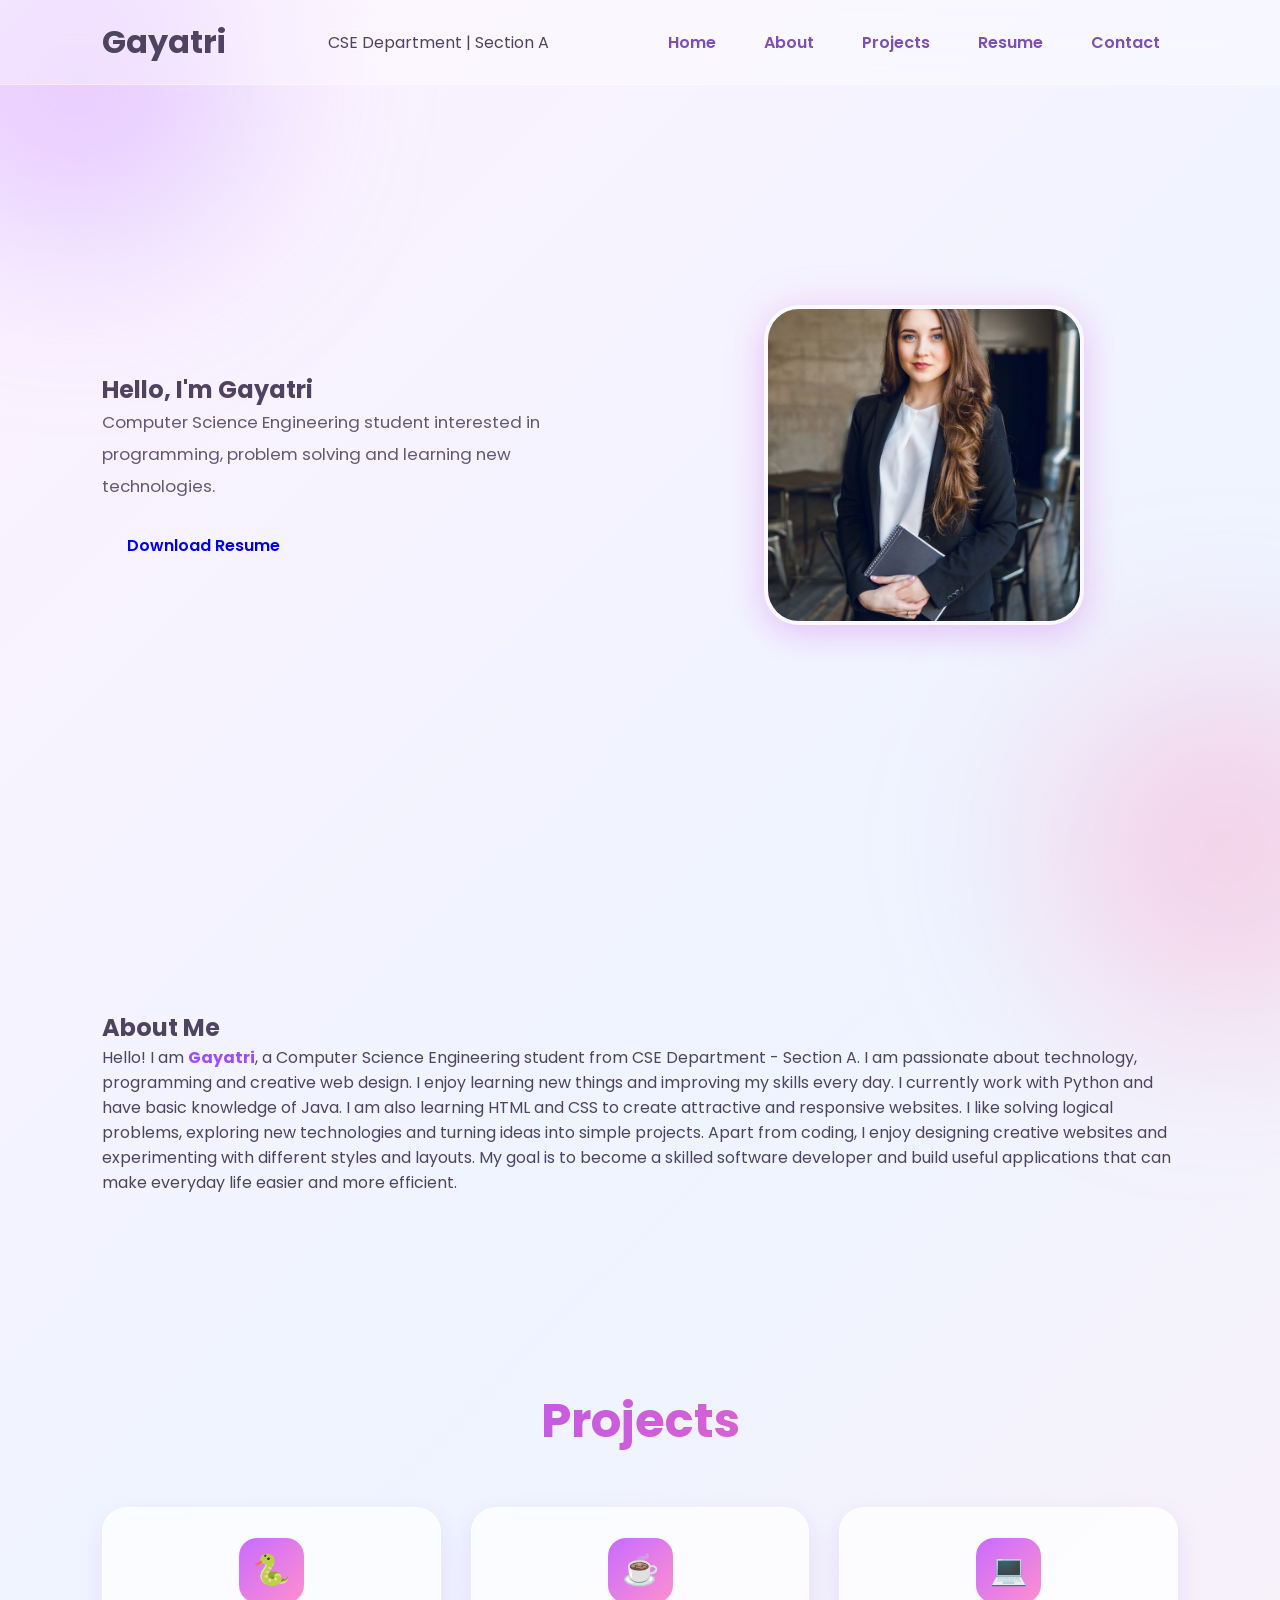
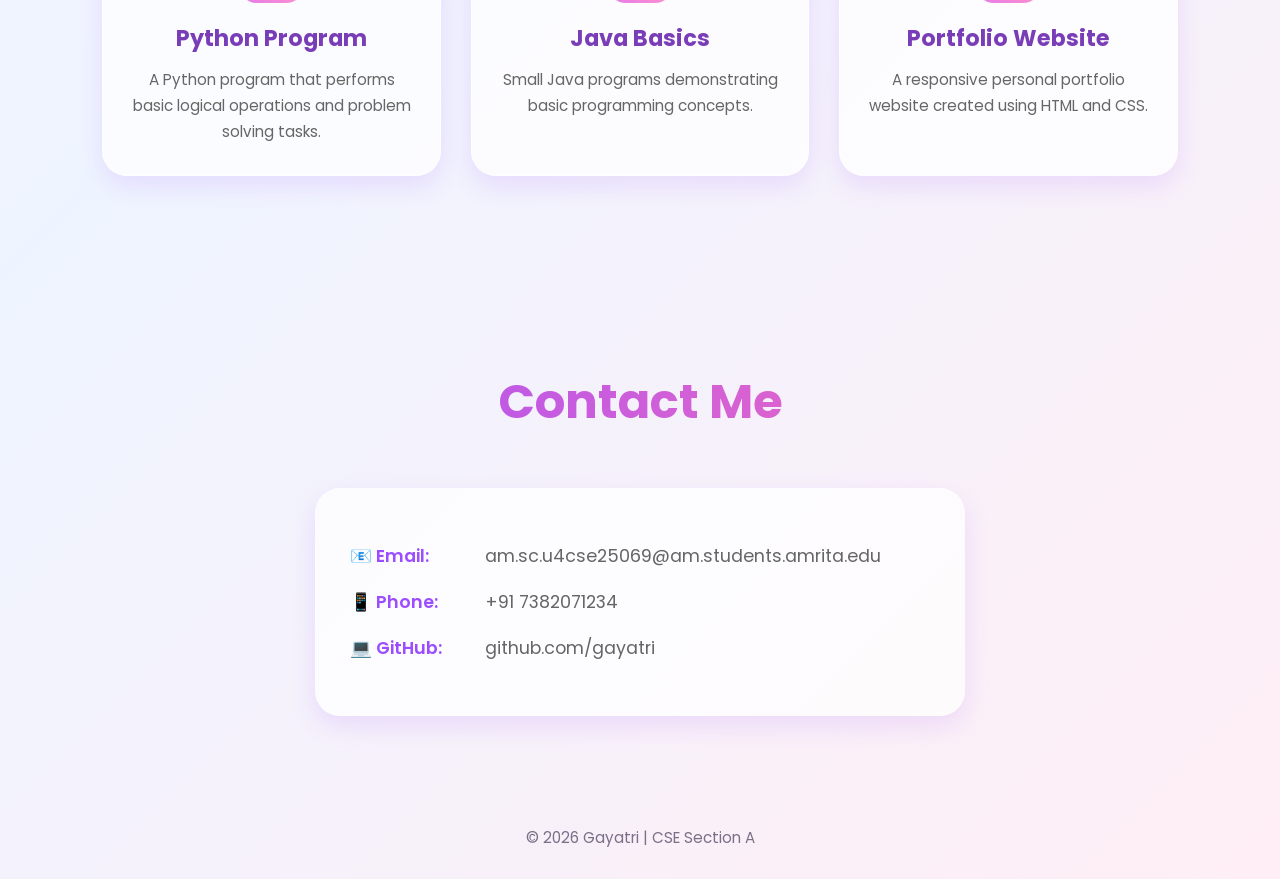
<file: index.html>
<!DOCTYPE html>
<html lang="en">

<head>
<meta charset="UTF-8">
<meta name="viewport" content="width=device-width, initial-scale=1.0">

<title>Gayatri Portfolio</title>

<link rel="stylesheet" href="style.css">

</head>

<body>

<header>

<h1>Gayatri</h1>
<p>CSE Department | Section A</p>

<nav>
<a href="#home">Home</a>
<a href="#about">About</a>
<a href="#projects">Projects</a>
<a href="resume.html">Resume</a>
<a href="#contact">Contact</a>
</nav>

</header>


<!-- HOME -->

<section id="home" class="home">

<div class="home-text">

<h2>Hello, I'm Gayatri</h2>

<p>
Computer Science Engineering student interested in programming,
problem solving and learning new technologies.
</p>

<a href="resume.pdf" class="btn">Download Resume</a>

</div>

<div class="home-img">

<img src="profile.jpeg" alt="Profile Photo">

</div>

</section>


<!-- ABOUT -->

<section id="about">

<h2>About Me</h2>
<p>
    Hello! I am <span style="color:#9c4dff;font-weight:700;">Gayatri</span>, 
    a Computer Science Engineering student from CSE Department - Section A. 
    I am passionate about technology, programming and creative web design. 
    I enjoy learning new things and improving my skills every day.

    I currently work with Python and have basic knowledge of Java. 
    I am also learning HTML and CSS to create attractive and responsive websites. 
    I like solving logical problems, exploring new technologies and turning ideas into simple projects.

    Apart from coding, I enjoy designing creative websites and experimenting with different styles and layouts. 
    My goal is to become a skilled software developer and build useful applications that can make everyday life easier and more efficient.
</p>

</section>



<!-- PROJECTS -->

<section id="projects">
    <h2 class="title">Projects</h2>

    <div class="project-container">

        <div class="project-box">
            <div class="project-icon">🐍</div>
            <h3>Python Program</h3>
            <p>
                A Python program that performs basic logical operations and problem solving tasks.
            </p>
        </div>

        <div class="project-box">
            <div class="project-icon">☕</div>
            <h3>Java Basics</h3>
            <p>
                Small Java programs demonstrating basic programming concepts.
            </p>
        </div>

        <div class="project-box">
            <div class="project-icon">💻</div>
            <h3>Portfolio Website</h3>
            <p>
                A responsive personal portfolio website created using HTML and CSS.
            </p>
        </div>

    </div>
</section>


<!-- CONTACT -->

<section id="contact">
    <h2 class="title">Contact Me</h2>

    <div class="contact-box">

        <div class="contact-row">
            <span>📧 Email:</span>
            <p>am.sc.u4cse25069@am.students.amrita.edu</p>
        </div>

        <div class="contact-row">
            <span>📱 Phone:</span>
            <p>+91 7382071234</p>
        </div>

        <div class="contact-row">
            <span>💻 GitHub:</span>
            <a href="#">github.com/gayatri</a>
        </div>

    </div>
</section>


<footer>

<p>© 2026 Gayatri | CSE Section A</p>

</footer>

</body>

</html>
</file>
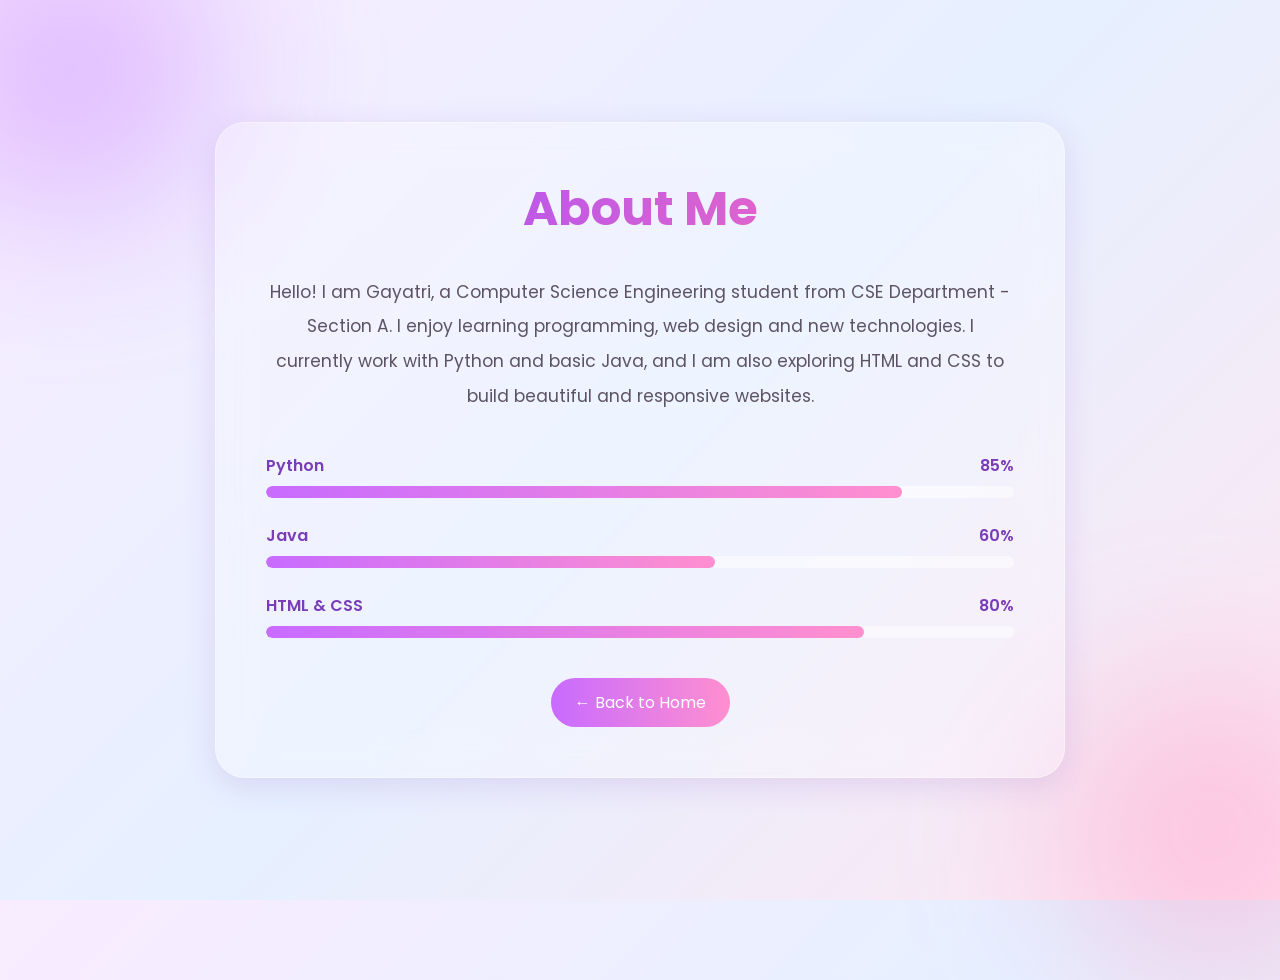
<file: about.html>
<!DOCTYPE html>
<html lang="en">
<head>
    <meta charset="UTF-8">
    <meta name="viewport" content="width=device-width, initial-scale=1.0">
    <title>About | Gayatri</title>

    <link href="https://fonts.googleapis.com/css2?family=Poppins:wght@300;400;600;700&display=swap" rel="stylesheet">

    <style>
        *{
            margin:0;
            padding:0;
            box-sizing:border-box;
            font-family:'Poppins',sans-serif;
        }

        body{
            background:linear-gradient(135deg,#f9ecff,#e6f0ff,#ffe6f2);
            min-height:100vh;
            display:flex;
            justify-content:center;
            align-items:center;
            padding:40px 20px;
            position:relative;
            overflow:hidden;
        }

        body::before,
        body::after{
            content:"";
            position:absolute;
            width:300px;
            height:300px;
            border-radius:50%;
            filter:blur(80px);
            z-index:-1;
        }

        body::before{
            background:rgba(186,104,255,0.35);
            top:-80px;
            left:-80px;
        }

        body::after{
            background:rgba(255,120,180,0.3);
            bottom:-80px;
            right:-80px;
        }

        .about-card{
            max-width:850px;
            width:100%;
            background:rgba(255,255,255,0.28);
            backdrop-filter:blur(18px);
            border:1px solid rgba(255,255,255,0.35);
            border-radius:30px;
            padding:50px;
            box-shadow:0 8px 30px rgba(120,70,180,0.15);
        }

        h1{
            text-align:center;
            font-size:3rem;
            margin-bottom:30px;
            background:linear-gradient(90deg,#9c4dff,#ff6fb5);
            -webkit-background-clip:text;
            -webkit-text-fill-color:transparent;
        }

        p{
            font-size:1.08rem;
            line-height:2;
            color:#5d5367;
            text-align:center;
        }

        .skills{
            margin-top:40px;
        }

        .skill{
            margin-bottom:25px;
        }

        .skill-head{
            display:flex;
            justify-content:space-between;
            color:#7a3db8;
            margin-bottom:8px;
            font-weight:600;
        }

        .bar{
            width:100%;
            height:12px;
            background:rgba(255,255,255,0.5);
            border-radius:20px;
            overflow:hidden;
        }

        .fill{
            height:100%;
            border-radius:20px;
            background:linear-gradient(90deg,#c86bff,#ff8fcf);
        }

        .back{
            display:block;
            width:max-content;
            margin:40px auto 0;
            text-decoration:none;
            color:white;
            padding:12px 24px;
            border-radius:30px;
            background:linear-gradient(90deg,#c86bff,#ff8fcf);
        }

        @media(max-width:700px){
            .about-card{
                padding:30px 22px;
            }

            h1{
                font-size:2.2rem;
            }

            p{
                font-size:1rem;
            }
        }
    </style>
</head>
<body>

    <div class="about-card">

        <h1>About Me</h1>

        <p>
            Hello! I am Gayatri, a Computer Science Engineering student from 
            CSE Department - Section A. I enjoy learning programming, web design 
            and new technologies. I currently work with Python and basic Java, and 
            I am also exploring HTML and CSS to build beautiful and responsive websites.
        </p>

        <div class="skills">

            <div class="skill">
                <div class="skill-head">
                    <span>Python</span>
                    <span>85%</span>
                </div>
                <div class="bar">
                    <div class="fill" style="width:85%"></div>
                </div>
            </div>

            <div class="skill">
                <div class="skill-head">
                    <span>Java</span>
                    <span>60%</span>
                </div>
                <div class="bar">
                    <div class="fill" style="width:60%"></div>
                </div>
            </div>

            <div class="skill">
                <div class="skill-head">
                    <span>HTML & CSS</span>
                    <span>80%</span>
                </div>
                <div class="bar">
                    <div class="fill" style="width:80%"></div>
                </div>
            </div>

        </div>

        <a href="index.html" class="back">← Back to Home</a>

    </div>

</body>
</html>
</file>
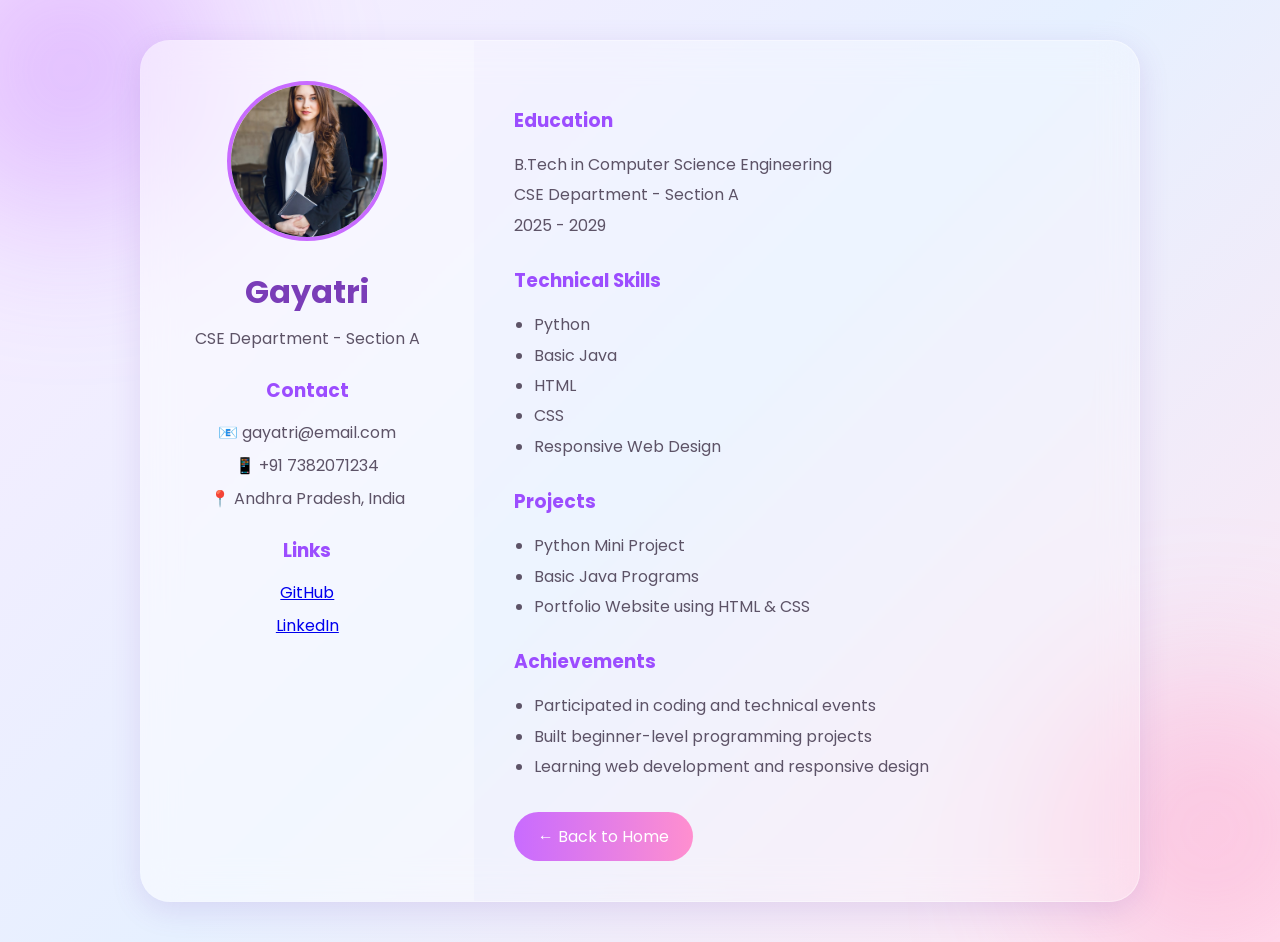
<file: resume.html>
<!DOCTYPE html>
<html lang="en">
<head>
    <meta charset="UTF-8">
    <meta name="viewport" content="width=device-width, initial-scale=1.0">
    <title>Resume | Gayatri</title>

    <link href="https://fonts.googleapis.com/css2?family=Poppins:wght@300;400;600;700&display=swap" rel="stylesheet">

    <style>
        *{
            margin:0;
            padding:0;
            box-sizing:border-box;
            font-family:'Poppins',sans-serif;
        }

        body{
            background:linear-gradient(135deg,#f9ecff,#e6f0ff,#ffe6f2);
            min-height:100vh;
            padding:40px 20px;
            position:relative;
        }

        body::before,
        body::after{
            content:"";
            position:fixed;
            width:300px;
            height:300px;
            border-radius:50%;
            filter:blur(80px);
            z-index:-1;
        }

        body::before{
            top:-80px;
            left:-80px;
            background:rgba(186,104,255,0.35);
        }

        body::after{
            bottom:-80px;
            right:-80px;
            background:rgba(255,120,180,0.3);
        }

        .resume-box{
            max-width:1000px;
            margin:auto;
            display:grid;
            grid-template-columns:1fr 2fr;
            background:rgba(255,255,255,0.28);
            backdrop-filter:blur(18px);
            border:1px solid rgba(255,255,255,0.35);
            border-radius:30px;
            overflow:hidden;
            box-shadow:0 8px 30px rgba(120,70,180,0.15);
        }

        .left{
            background:rgba(255,255,255,0.3);
            padding:40px 30px;
            text-align:center;
        }

        .left img{
            width:160px;
            height:160px;
            border-radius:50%;
            object-fit:cover;
            border:4px solid #c86bff;
            margin-bottom:20px;
        }

        .left h1{
            color:#7a3db8;
            margin-bottom:10px;
        }

        .left p{
            color:#5d5367;
            margin-bottom:8px;
        }

        .left h3,
        .right h3{
            color:#9c4dff;
            margin:25px 0 15px;
        }

        .right{
            padding:40px;
        }

        .right p,
        .right li{
            color:#5d5367;
            line-height:1.9;
        }

        .right ul{
            margin-left:20px;
        }

        .back{
            display:inline-block;
            margin-top:30px;
            text-decoration:none;
            padding:12px 24px;
            border-radius:30px;
            background:linear-gradient(90deg,#c86bff,#ff8fcf);
            color:white;
        }

        @media(max-width:800px){
            .resume-box{
                grid-template-columns:1fr;
            }

            .right{
                padding:30px 22px;
            }

            .left{
                padding:30px 22px;
            }
        }
    </style>
</head>
<body>

    <div class="resume-box">

        <div class="left">
            <img src="profile.jpeg" alt="Gayatri">

            <h1>Gayatri</h1>
            <p>CSE Department - Section A</p>

            <h3>Contact</h3>
            <p>📧 gayatri@email.com</p>
            <p>📱 +91 7382071234</p>
            <p>📍 Andhra Pradesh, India</p>

            <h3>Links</h3>
            <p>
    <a href="https://github.com/Gayatriii02" target="_blank">
        GitHub
    </a>
</p>

<p>
    <a href="https://linkedin.com/in/yourlinkedinname" target="_blank">
        LinkedIn
    </a>
</p>
        </div>

        <div class="right">

            <h3>Education</h3>
            <p>
                B.Tech in Computer Science Engineering<br>
                CSE Department - Section A<br>
                2025 - 2029
            </p>

            <h3>Technical Skills</h3>
            <ul>
                <li>Python</li>
                <li>Basic Java</li>
                <li>HTML</li>
                <li>CSS</li>
                <li>Responsive Web Design</li>
            </ul>

            <h3>Projects</h3>
            <ul>
                <li>Python Mini Project</li>
                <li>Basic Java Programs</li>
                <li>Portfolio Website using HTML & CSS</li>
            </ul>

            <h3>Achievements</h3>
            <ul>
                <li>Participated in coding and technical events</li>
                <li>Built beginner-level programming projects</li>
                <li>Learning web development and responsive design</li>
            </ul>

            <a href="index.html" class="back">← Back to Home</a>

        </div>

    </div>

</body>
</html>
</file>
<file: style.css>
@import url('https://fonts.googleapis.com/css2?family=Poppins:wght@300;400;500;600;700&display=swap');

*{
    margin:0;
    padding:0;
    box-sizing:border-box;
    scroll-behavior:smooth;
    font-family:'Poppins',sans-serif;
}

body{
    background:linear-gradient(135deg,#fdf2ff,#eef4ff,#ffeef5);
    color:#4e4461;
    overflow-x:hidden;
    position:relative;
}

/* soft background blobs */

body::before,
body::after{
    content:"";
    position:fixed;
    width:350px;
    height:350px;
    border-radius:50%;
    filter:blur(90px);
    z-index:-1;
}

body::before{
    top:-100px;
    left:-100px;
    background:rgba(191,128,255,0.35);
}

body::after{
    bottom:-120px;
    right:-120px;
    background:rgba(255,133,186,0.30);
}

/* NAVBAR */

header{
    position:fixed;
    top:0;
    left:0;
    width:100%;
    padding:18px 8%;
    display:flex;
    justify-content:space-between;
    align-items:center;
    background:rgba(255,255,255,0.35);
    backdrop-filter:blur(18px);
    -webkit-backdrop-filter:blur(18px);
    border-bottom:1px solid rgba(255,255,255,0.35);
    z-index:1000;
}

.logo{
    font-size:2rem;
    font-weight:700;
    background:linear-gradient(90deg,#9c4dff,#ff6fb5);
    -webkit-background-clip:text;
    -webkit-text-fill-color:transparent;
}

nav{
    display:flex;
    gap:12px;
    flex-wrap:wrap;
}

nav a{
    text-decoration:none;
    color:#7d4eb5;
    padding:10px 18px;
    border-radius:30px;
    font-weight:600;
    transition:0.3s;
}

nav a:hover{
    background:linear-gradient(90deg,#c86bff,#ff8fcf);
    color:white;
    box-shadow:0 6px 18px rgba(200,107,255,0.3);
}

/* COMMON */

section{
    padding:110px 8% 80px;
}

.title{
    text-align:center;
    font-size:3rem;
    margin-bottom:50px;
    font-weight:700;
    background:linear-gradient(90deg,#9c4dff,#ff6fb5);
    -webkit-background-clip:text;
    -webkit-text-fill-color:transparent;
}

/* HOME */

.home{
    min-height:100vh;
    display:flex;
    align-items:center;
    justify-content:space-between;
    gap:60px;
}

.home-text{
    flex:1;
}

.home-text h4{
    color:#9c4dff;
    letter-spacing:2px;
    margin-bottom:12px;
    font-size:1.1rem;
}

.home-text h1{
    font-size:4rem;
    color:#653b92;
    margin-bottom:20px;
}

.home-text p{
    line-height:1.9;
    font-size:1.05rem;
    max-width:600px;
    color:#645975;
    margin-bottom:30px;
}

.buttons{
    display:flex;
    gap:15px;
    flex-wrap:wrap;
}

.btn{
    text-decoration:none;
    padding:12px 25px;
    border-radius:30px;
    font-weight:600;
    transition:0.3s;
}

.btn1{
    background:linear-gradient(90deg,#c86bff,#ff8fcf);
    color:white;
    box-shadow:0 6px 18px rgba(200,107,255,0.3);
}

.btn1:hover{
    transform:translateY(-4px);
    box-shadow:0 12px 25px rgba(200,107,255,0.4);
}

.btn2{
    border:2px solid #c86bff;
    color:#8a4dcb;
    background:rgba(255,255,255,0.4);
}

.btn2:hover{
    background:#c86bff;
    color:white;
}

.home-img{
    flex:1;
    display:flex;
    justify-content:center;
}

.home-img img{
    width:320px;
    height:320px;
    object-fit:cover;
    border-radius:35px;
    border:4px solid rgba(255,255,255,0.5);
    box-shadow:
    0 10px 30px rgba(186,104,255,0.25),
    0 0 40px rgba(255,143,207,0.2);
}

/* ABOUT */

.about-box{
    max-width:950px;
    margin:auto;
    padding:45px;
    border-radius:35px;
    background:rgba(255,255,255,0.32);
    backdrop-filter:blur(18px);
    border:1px solid rgba(255,255,255,0.35);
    box-shadow:0 10px 30px rgba(120,70,180,0.12);
}

.about-box p{
    text-align:center;
    line-height:2;
    font-size:1.08rem;
    color:#645975;
}

.skills{
    margin-top:40px;
}

.skill{
    margin-bottom:25px;
}

.skill-head{
    display:flex;
    justify-content:space-between;
    margin-bottom:10px;
    color:#7d4eb5;
    font-weight:600;
}

.bar{
    width:100%;
    height:12px;
    background:rgba(255,255,255,0.5);
    border-radius:30px;
    overflow:hidden;
}

.fill{
    height:100%;
    border-radius:30px;
    background:linear-gradient(90deg,#c86bff,#ff8fcf);
}

/* RESUME */

.resume-box{
    max-width:1050px;
    margin:auto;
    display:grid;
    grid-template-columns:1fr 2fr;
    border-radius:35px;
    overflow:hidden;
    background:rgba(255,255,255,0.35);
    backdrop-filter:blur(18px);
    border:1px solid rgba(255,255,255,0.4);
    box-shadow:0 10px 30px rgba(170,90,255,0.12);
}

.left{
    padding:40px 30px;
    background:rgba(255,255,255,0.2);
    text-align:center;
}

.left img{
    width:170px;
    height:170px;
    border-radius:50%;
    object-fit:cover;
    border:4px solid #c86bff;
    margin-bottom:20px;
}

.left h1{
    color:#7a3db8;
    margin-bottom:10px;
}

.left p{
    color:#645975;
    margin-bottom:10px;
}

.left h3,
.right h3{
    margin:25px 0 15px;
    color:#9c4dff;
}

.right{
    padding:40px;
}

.right p,
.right li{
    color:#645975;
    line-height:1.9;
}

.right ul{
    margin-left:20px;
}

/* CONTACT */

.contact-box{
    max-width:650px;
    margin:40px auto 0;
    background:rgba(255,255,255,0.75);
    padding:35px;
    border-radius:25px;
    box-shadow:0 10px 25px rgba(170,90,255,0.15);
}

.contact-row{
    display:flex;
    align-items:center;
    gap:15px;
    margin:20px 0;
    font-size:1.1rem;
    flex-wrap:wrap;
}

.contact-row span{
    min-width:120px;
    color:#9c4dff;
    font-weight:600;
}

.contact-row p,
.contact-row a{
    color:#666;
    text-decoration:none;
}

@media(max-width:600px){
    .contact-row{
        flex-direction:column;
        align-items:flex-start;
        gap:5px;
    }

    .contact-row span{
        min-width:auto;
    }
}

/* FOOTER */

footer{
    text-align:center;
    padding:30px;
    color:#7b7088;
    font-size:0.95rem;
}

/* RESPONSIVE */

@media(max-width:950px){

    .home{
        flex-direction:column-reverse;
        text-align:center;
    }

    .home-text p{
        margin:auto auto 30px;
    }

    .buttons{
        justify-content:center;
    }

    .resume-box{
        grid-template-columns:1fr;
    }
}

@media(max-width:768px){

    header{
        flex-direction:column;
        gap:15px;
        padding:15px 5%;
    }

    nav{
        justify-content:center;
    }

    nav a{
        font-size:0.85rem;
        padding:8px 14px;
    }

    section{
        padding:130px 6% 70px;
    }

    .title{
        font-size:2.3rem;
    }

    .home-text h1{
        font-size:2.8rem;
    }

    .home-img img{
        width:240px;
        height:240px;
    }

    .about-box,
    .project-box,
    .contact-box,
    .left,
    .right{
        padding:25px;
    }
}/* PROJECT SECTION */
.project-container{
    display:grid;
    grid-template-columns:repeat(auto-fit,minmax(280px,1fr));
    gap:30px;
    margin-top:40px;
}

.project-box{
    background:rgba(255,255,255,0.75);
    border-radius:25px;
    padding:30px 25px;
    box-shadow:0 10px 25px rgba(170,90,255,0.15);
    text-align:center;
    border:1px solid rgba(255,255,255,0.5);
    transition:0.3s;
}

.project-box:hover{
    transform:translateY(-8px);
    box-shadow:0 15px 30px rgba(170,90,255,0.25);
}

.project-icon{
    width:65px;
    height:65px;
    margin:0 auto 18px;
    border-radius:18px;
    background:linear-gradient(135deg,#c86bff,#ff8fcf);
    color:white;
    display:flex;
    align-items:center;
    justify-content:center;
    font-size:30px;
}

.project-box h3{
    color:#7a3db8;
    margin-bottom:12px;
    font-size:1.4rem;
}

.project-box p{
    color:#666;
    line-height:1.7;
    font-size:0.95rem;
}
</file>
